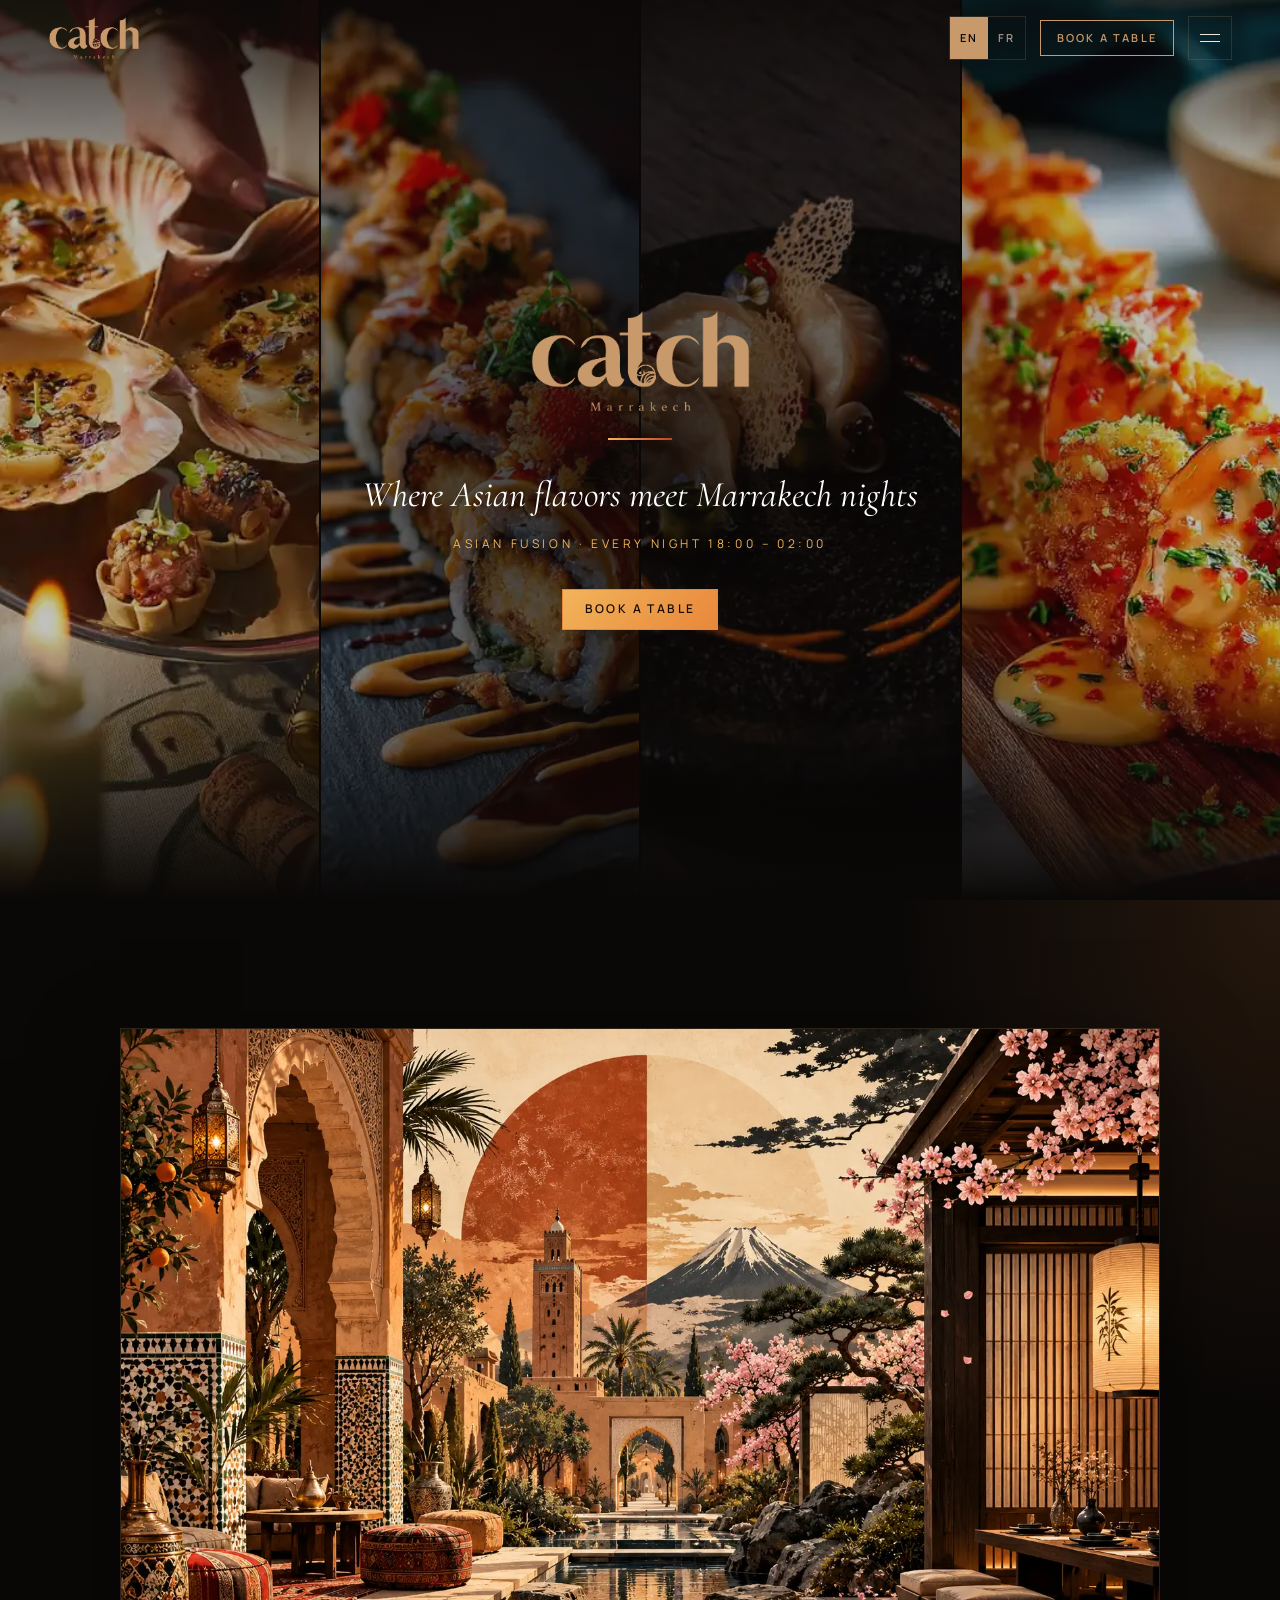
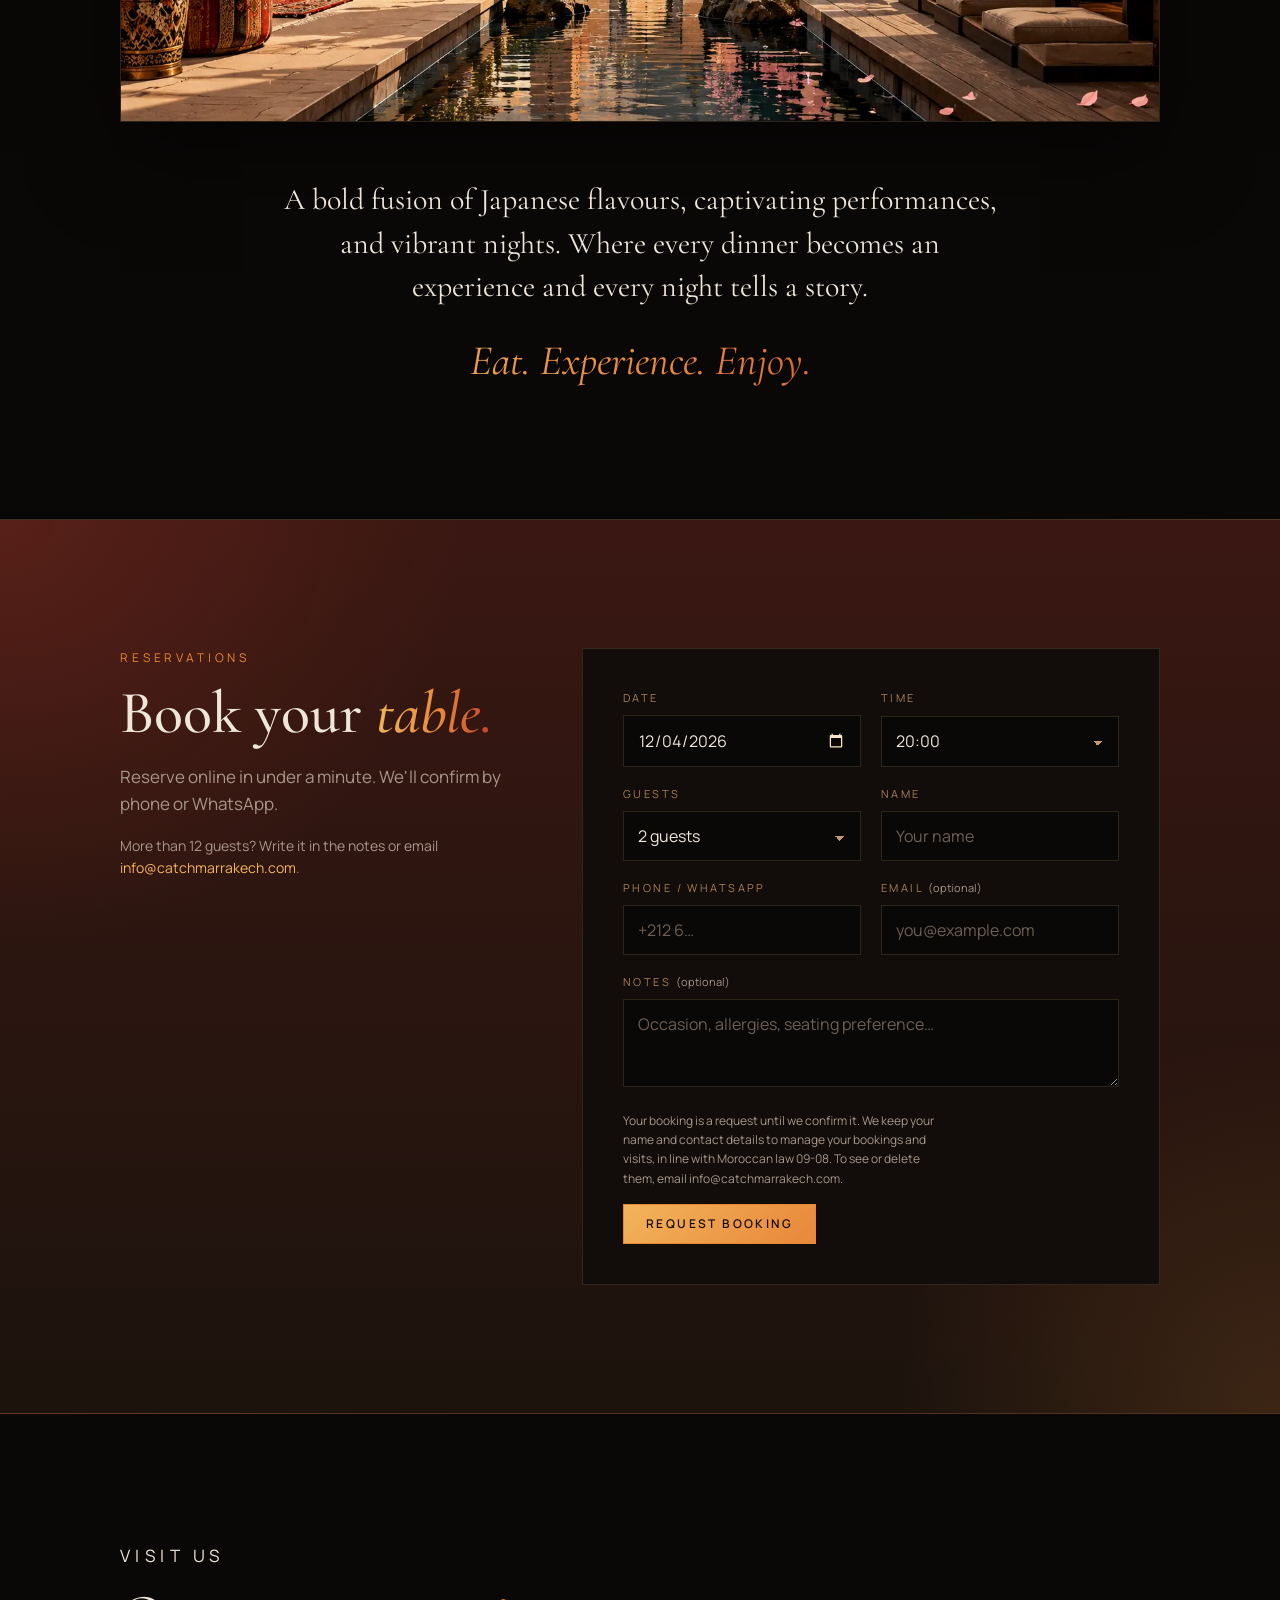
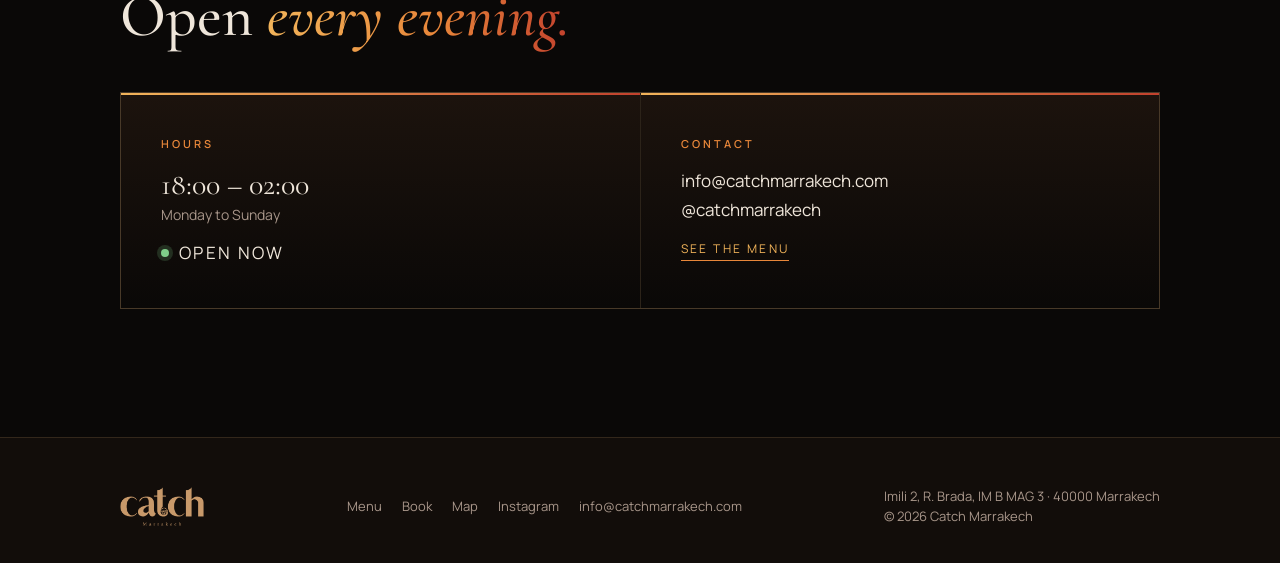
<file: index.html>
<!doctype html>
<html lang="en">
<head>
<meta charset="utf-8">
<meta name="viewport" content="width=device-width, initial-scale=1">
<title>Catch Marrakech · Asian Kitchen</title>
<meta name="description" content="Catch Marrakech: Asian kitchen in Marrakech. Where Asian flavors meet Marrakech nights. Open every evening 18:00 – 02:00. Book your table online.">
<link rel="canonical" href="https://www.catchmarrakech.com/">
<link rel="alternate" hreflang="en" href="https://www.catchmarrakech.com/">
<link rel="alternate" hreflang="fr" href="https://www.catchmarrakech.com/fr">
<link rel="alternate" hreflang="x-default" href="https://www.catchmarrakech.com/">
<link rel="icon" type="image/png" href="icon.png">
<meta property="og:title" content="Catch Marrakech · Asian Kitchen">
<meta property="og:description" content="Where Asian flavors meet Marrakech nights. Open every evening 18:00 – 02:00.">
<meta property="og:image" content="https://www.catchmarrakech.com/og.jpg">
<meta property="og:url" content="https://www.catchmarrakech.com/">
<meta name="theme-color" content="#0a0807">
<link rel="preconnect" href="https://fonts.googleapis.com">
<link rel="preconnect" href="https://fonts.gstatic.com" crossorigin>
<link href="https://fonts.googleapis.com/css2?family=Cormorant+Garamond:ital,wght@0,400;0,500;0,600;1,400&family=Manrope:wght@400;500;600&display=swap" rel="stylesheet">
<script type="application/ld+json">
{
  "@context": "https://schema.org",
  "@type": "Restaurant",
  "name": "Catch Marrakech",
  "slogan": "Where Asian flavors meet Marrakech nights",
  "servesCuisine": "Asian",
  "hasMenu": "https://www.catchmarrakech.com/menu",
  "acceptsReservations": "https://www.catchmarrakech.com/#reserve",
  "url": "https://www.catchmarrakech.com",
  "image": "https://www.catchmarrakech.com/og.jpg",
  "email": "info@catchmarrakech.com",
  "hasMap": "https://maps.app.goo.gl/BqxYbUBCXpp8ehJy6",
  "address": {
    "@type": "PostalAddress",
    "streetAddress": "Imili 2, R. Brada, IM B, MAG 3",
    "postalCode": "40000",
    "addressLocality": "Marrakech",
    "addressCountry": "MA"
  },
  "geo": { "@type": "GeoCoordinates", "latitude": 31.630962, "longitude": -8.0042036 },
  "openingHoursSpecification": [{
    "@type": "OpeningHoursSpecification",
    "dayOfWeek": ["Monday","Tuesday","Wednesday","Thursday","Friday","Saturday","Sunday"],
    "opens": "18:00",
    "closes": "02:00"
  }],
  "sameAs": ["https://www.instagram.com/catchmarrakech/"]
}
</script>
<link rel="stylesheet" href="/style.css">
</head>
<body>

<header class="nav" id="nav">
  <a href="/" aria-label="Catch Marrakech home"><span class="logo" role="img" aria-label="Catch Marrakech"></span></a>
  <div class="nav__right">
    <div class="lang"><a href="/" aria-current="true">EN</a><a href="/fr" lang="fr" hreflang="fr">FR</a></div>
    <a class="btn" href="/#reserve">Book a table</a>
    <button class="burger" id="burger" type="button" aria-label="Open navigation" aria-expanded="false" aria-controls="drawer"><i></i><i></i></button>
  </div>
</header>
<nav class="drawer" id="drawer" aria-hidden="true">
  <div>
    <ul>
      <li><a href="/" aria-current="page">Home</a></li>
      <li><a href="/menu">Menu</a></li>
      <li><a href="/#reserve">Book a table</a></li>
      <li><a href="/#visit">Visit us</a></li>
      <li><a href="https://www.instagram.com/catchmarrakech/" target="_blank" rel="noopener">Instagram</a></li>
    </ul>
    <small>Every night 18:00 – 02:00</small>
  </div>
</nav>

<main id="top">
  <section class="hero">
    <div class="hero__bg" aria-hidden="true">
      <figure><img src="/img/scallops.webp" alt="" fetchpriority="high"></figure>
      <figure><img src="/img/sushi.webp" alt=""></figure>
      <figure><img src="/img/dumplings.webp" alt=""></figure>
      <figure><img src="/img/prawns.webp" alt=""></figure>
    </div>
    <div>
      <h1><span class="logo" role="img" aria-label="Catch Marrakech"></span><span class="sr">Catch Marrakech, Asian kitchen</span></h1>
      <div class="rule"></div>
      <p class="hero__tag">Where Asian flavors meet Marrakech nights</p>
      <p class="hero__meta">Asian fusion · Every night 18:00 – 02:00</p>
      <a class="btn btn--solid" href="#reserve">Book a table</a>
    </div>
  </section>

  <section class="fusion">
    <div class="wrap">
      <figure class="fusion__img reveal"><img src="/img/fusion.webp" alt="Marrakech meets Asia: a Moroccan riad with zellige and lanterns opening onto a Japanese garden with cherry blossoms and Mount Fuji" width="1536" height="1024" loading="lazy" onerror="this.parentNode.hidden=true"></figure>
      <div class="fusion__text reveal">
        <p>A bold fusion of Japanese flavours, captivating performances, and vibrant nights. Where every dinner becomes an experience and every night tells a story.</p>
        <p class="fusion__tag">Eat. Experience. Enjoy.</p>
      </div>
    </div>
  </section>

  <section class="reserve" id="reserve">
    <div class="wrap reserve__grid">
      <div class="reveal">
        <p class="eyebrow">Reservations</p>
        <h2>Book your <em>table.</em></h2>
        <p class="lead">Reserve online in under a minute. We'll confirm by phone or WhatsApp.</p>
        <p class="lead" style="font-size:14px">More than 12 guests? Write it in the notes or email <a href="mailto:info@catchmarrakech.com" style="color:var(--saffron)">info@catchmarrakech.com</a>.</p>
      </div>
      <div class="reveal">
        <form class="book" id="book" novalidate>
          <div class="field">
            <label for="f-date">Date</label>
            <input id="f-date" name="date" type="date" required>
          </div>
          <div class="field">
            <label for="f-time">Time</label>
            <select id="f-time" name="time" required></select>
          </div>
          <div class="field">
            <label for="f-guests">Guests</label>
            <select id="f-guests" name="guests" required></select>
          </div>
          <div class="field">
            <label for="f-name">Name</label>
            <input id="f-name" name="name" type="text" autocomplete="name" maxlength="80" required placeholder="Your name">
          </div>
          <div class="field">
            <label for="f-phone">Phone / WhatsApp</label>
            <input id="f-phone" name="phone" type="tel" autocomplete="tel" maxlength="30" required placeholder="+212 6…">
          </div>
          <div class="field">
            <label for="f-email">Email <span>(optional)</span></label>
            <input id="f-email" name="email" type="email" autocomplete="email" maxlength="120" placeholder="you@example.com">
          </div>
          <div class="field field--full">
            <label for="f-notes">Notes <span>(optional)</span></label>
            <textarea id="f-notes" name="notes" maxlength="500" placeholder="Occasion, allergies, seating preference…"></textarea>
          </div>
          <div class="hp" aria-hidden="true"><label>Website <input name="website" tabindex="-1" autocomplete="off"></label></div>
          <p class="msg" id="book-msg" role="alert"></p>
          <div class="book__foot">
            <small>Your booking is a request until we confirm it. We keep your name and contact details to manage your bookings and visits, in line with Moroccan law 09-08. To see or delete them, email info@catchmarrakech.com.</small>
            <button class="btn btn--solid" type="submit" id="book-btn">Request booking</button>
          </div>
        </form>
        <div class="done" id="book-done" role="status">
          <h3>Thank you!</h3>
          <p id="done-text">We've received your request and will confirm shortly.</p>
          <span class="ref" id="done-ref"></span><br>
          <button class="btn" type="button" id="book-again">Make another booking</button>
        </div>
      </div>
    </div>
  </section>

  <section class="visit" id="visit">
    <div class="wrap">
      <div class="reveal">
        <p class="eyebrow">Visit us</p>
        <h2>Open <em>every evening.</em></h2>
      </div>
      <div class="visit__grid visit__grid--2 reveal">
        <div>
          <h3>Hours</h3>
          <p class="big">18:00 – 02:00</p>
          <p style="color:var(--muted);font-size:14px">Monday to Sunday</p>
          <p class="status" id="status"><i></i><span>Marrakech time</span></p>
        </div>
        <div>
          <h3>Contact</h3>
          <p><a href="mailto:info@catchmarrakech.com">info@catchmarrakech.com</a></p>
          <p><a href="https://www.instagram.com/catchmarrakech/" target="_blank" rel="noopener">@catchmarrakech</a></p>
          <a class="link" href="/menu">See the menu</a>
        </div>
      </div>
    </div>
  </section>
</main>

<footer>
  <div class="foot">
    <span class="logo" role="img" aria-label="Catch Marrakech"></span>
    <nav><a href="/menu">Menu</a><a href="/#reserve">Book</a><a href="https://maps.app.goo.gl/BqxYbUBCXpp8ehJy6" target="_blank" rel="noopener">Map</a><a href="https://www.instagram.com/catchmarrakech/" target="_blank" rel="noopener">Instagram</a><a href="mailto:info@catchmarrakech.com">info@catchmarrakech.com</a></nav>
    <p>Imili 2, R. Brada, IM B MAG 3 · 40000 Marrakech<br>© <span id="year">2026</span> Catch Marrakech</p>
  </div>
</footer>

<script src="/site.js" defer></script>
<script>
  // ---- Marrakech time helpers ----
  const TZ = 'Africa/Casablanca';
  function nowInMarrakech() {
    const p = Object.fromEntries(new Intl.DateTimeFormat('en-CA',{timeZone:TZ,year:'numeric',month:'2-digit',day:'2-digit',hour:'2-digit',minute:'2-digit',hourCycle:'h23'}).formatToParts(new Date()).map(x=>[x.type,x.value]));
    return { date:`${p.year}-${p.month}-${p.day}`, minutes:Number(p.hour)*60+Number(p.minute) };
  }
  function addDays(iso, n) {
    const d = new Date(iso + 'T12:00:00Z'); d.setUTCDate(d.getUTCDate() + n);
    return d.toISOString().slice(0,10);
  }

  // open / closed now (18:00–02:00)
  try {
    const h = Math.floor(nowInMarrakech().minutes / 60);
    const open = h >= 18 || h < 2;
    const s = document.getElementById('status');
    s.classList.toggle('open', open);
    s.querySelector('span').textContent = open ? 'Open now' : 'Closed now · opens at 18:00';
  } catch (e) {}

  // ---- reservation form ----
  // Slots: 18:00 → 01:00 every 30 min. Times after midnight belong to the evening of the chosen date.
  const SLOTS = []; for (let m = 18*60; m <= 25*60; m += 30) SLOTS.push(m);
  const fmt = m => String(Math.floor(m/60)%24).padStart(2,'0') + ':' + String(m%60).padStart(2,'0');

  const form = document.getElementById('book');
  const fDate = document.getElementById('f-date');
  const fTime = document.getElementById('f-time');
  const fGuests = document.getElementById('f-guests');
  const msg = document.getElementById('book-msg');
  const btn = document.getElementById('book-btn');

  for (let g = 1; g <= 12; g++) fGuests.add(new Option(g + (g === 1 ? ' guest' : ' guests'), g));
  fGuests.value = '2';

  // "Today's" evening: before 02:00 it is still last night's service
  function serviceToday() {
    const n = nowInMarrakech();
    return n.minutes < 120 ? { date: addDays(n.date, -1), minutes: n.minutes + 1440 } : n;
  }
  let pickedTime = false;
  fTime.addEventListener('change', () => { pickedTime = true; });
  function fillTimes() {
    const prev = pickedTime ? fTime.value : '';
    const st = serviceToday();
    fTime.innerHTML = '';
    SLOTS.filter(m => fDate.value !== st.date || m >= st.minutes + 30)
         .forEach(m => fTime.add(new Option(fmt(m), fmt(m))));
    if (!fTime.options.length) fTime.add(new Option('No more times today', ''));
    if ([...fTime.options].some(o => o.value === prev)) fTime.value = prev;
    else if ([...fTime.options].some(o => o.value === '20:00')) fTime.value = '20:00';
  }
  const st0 = serviceToday();
  fDate.min = st0.date;
  fDate.max = addDays(st0.date, 90);
  fDate.value = st0.minutes >= 25*60 - 30 ? addDays(st0.date, 1) : st0.date;
  fDate.addEventListener('change', fillTimes);
  fillTimes();

  function showErr(t) { msg.textContent = t; msg.className = 'msg err'; }

  form.addEventListener('submit', async (e) => {
    e.preventDefault();
    msg.className = 'msg';
    const data = Object.fromEntries(new FormData(form));
    if (!data.date || !data.time) return showErr('Please choose a date and time.');
    if (!data.name.trim()) return showErr('Please enter your name.');
    if (data.phone.replace(/\D/g,'').length < 8) return showErr('Please enter a valid phone number.');
    if (data.email && !/^[^\s@]+@[^\s@]+\.[^\s@]+$/.test(data.email)) return showErr('Please check your email address.');
    btn.disabled = true; btn.textContent = 'Sending…';
    try {
      const r = await fetch('/api/reserve', { method:'POST', headers:{'Content-Type':'application/json'}, body: JSON.stringify(data) });
      const j = await r.json().catch(() => ({}));
      if (!r.ok) throw new Error(j.error || 'Something went wrong. Please try again.');
      const nice = new Date(data.date + 'T12:00:00Z').toLocaleDateString('en-GB',{weekday:'long',day:'numeric',month:'long',timeZone:'UTC'});
      document.getElementById('done-text').textContent =
        `We've received your request for ${data.guests} ${data.guests === '1' ? 'guest' : 'guests'} on ${nice} at ${data.time}. We'll confirm shortly by phone or WhatsApp.`;
      document.getElementById('done-ref').textContent = 'Reference ' + j.ref;
      form.style.display = 'none';
      document.getElementById('book-done').style.display = 'block';
    } catch (err) {
      showErr(err.message || 'Could not send your booking. Please try again or message us on Instagram.');
    } finally {
      btn.disabled = false; btn.textContent = 'Request booking';
    }
  });
  document.getElementById('book-again').addEventListener('click', () => {
    form.reset(); pickedTime = false; fGuests.value = '2'; fDate.value = fDate.min; fillTimes();
    document.getElementById('book-done').style.display = 'none';
    form.style.display = '';
  });

</script>
</body>
</html>
</file>
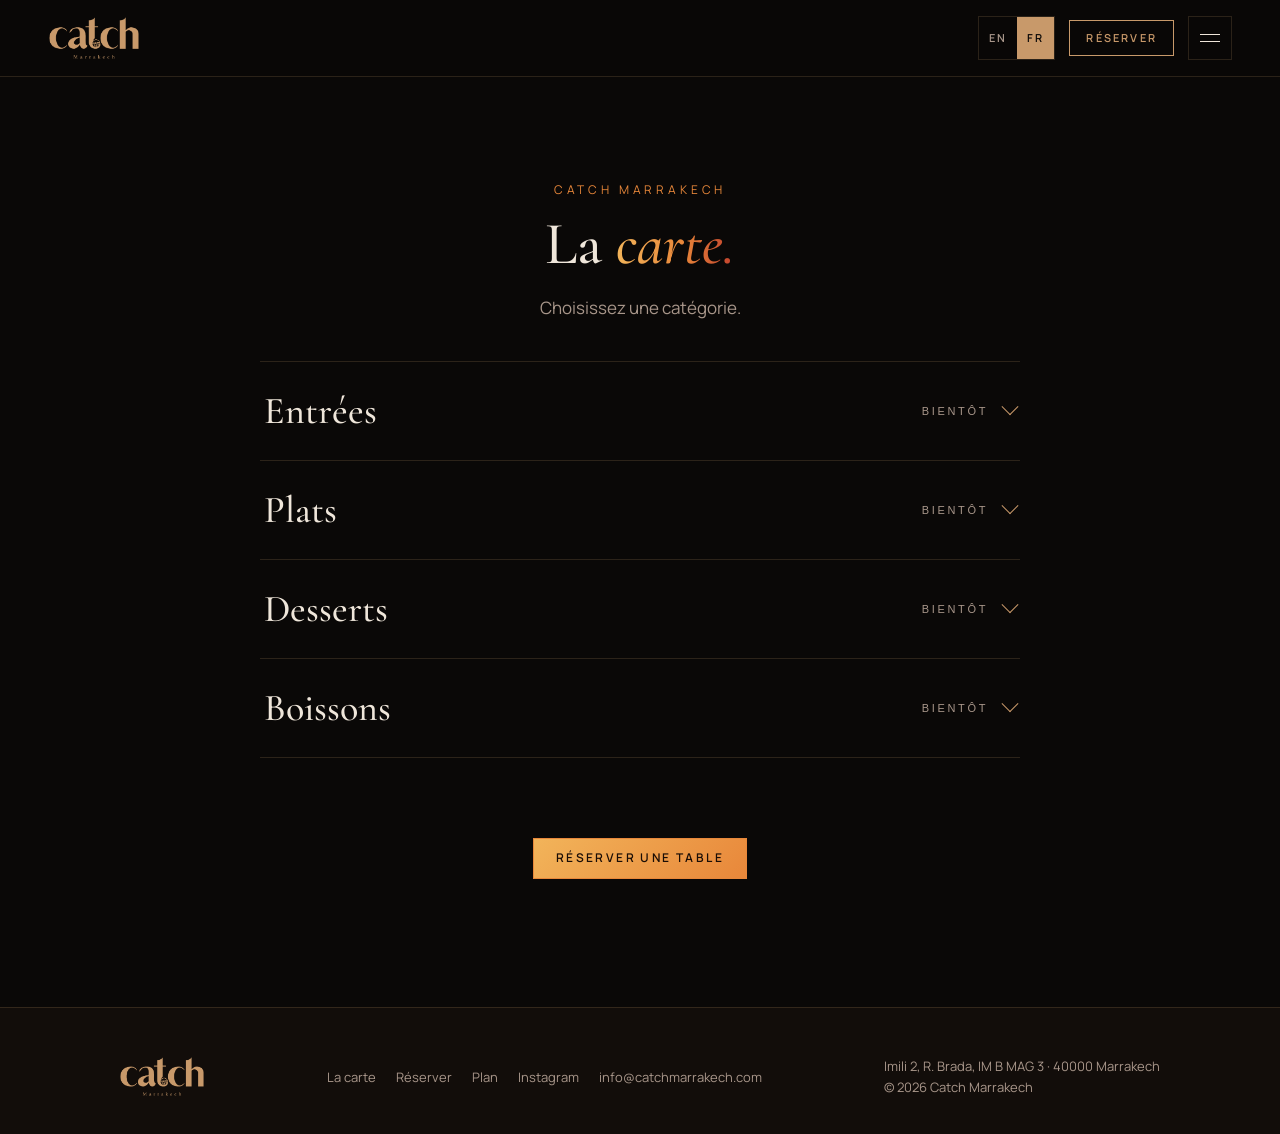
<file: fr-menu.html>
<!doctype html>
<html lang="fr">
<head>
<meta charset="utf-8">
<meta name="viewport" content="width=device-width, initial-scale=1">
<title>La carte · Catch Marrakech</title>
<meta name="description" content="La carte de Catch Marrakech, cuisine asiatique fusion à Marrakech : entrées, plats, desserts et boissons.">
<link rel="canonical" href="https://www.catchmarrakech.com/fr/menu">
<link rel="alternate" hreflang="en" href="https://www.catchmarrakech.com/menu">
<link rel="alternate" hreflang="fr" href="https://www.catchmarrakech.com/fr/menu">
<link rel="alternate" hreflang="x-default" href="https://www.catchmarrakech.com/menu">
<link rel="icon" type="image/png" href="/icon.png">
<meta property="og:title" content="La carte · Catch Marrakech">
<meta property="og:description" content="Là où les saveurs d’Asie rencontrent les nuits de Marrakech.">
<meta property="og:image" content="https://www.catchmarrakech.com/og.jpg">
<meta name="theme-color" content="#0a0807">
<link rel="preconnect" href="https://fonts.googleapis.com">
<link rel="preconnect" href="https://fonts.gstatic.com" crossorigin>
<link href="https://fonts.googleapis.com/css2?family=Cormorant+Garamond:ital,wght@0,400;0,500;0,600;1,400&family=Manrope:wght@400;500;600&display=swap" rel="stylesheet">
<link rel="stylesheet" href="/style.css">
</head>
<body>

<header class="nav solid" id="nav">
  <a href="/fr" aria-label="Accueil Catch Marrakech"><span class="logo" role="img" aria-label="Catch Marrakech"></span></a>
  <div class="nav__right">
    <div class="lang"><a href="/menu" lang="en" hreflang="en">EN</a><a href="/fr/menu" aria-current="true">FR</a></div>
    <a class="btn" href="/fr#reserve">Réserver</a>
    <button class="burger" id="burger" type="button" aria-label="Ouvrir le menu" aria-expanded="false" aria-controls="drawer"><i></i><i></i></button>
  </div>
</header>
<nav class="drawer" id="drawer" aria-hidden="true">
  <div>
    <ul>
      <li><a href="/fr">Accueil</a></li>
      <li><a href="/fr/menu" aria-current="page">La carte</a></li>
      <li><a href="/fr#reserve">Réserver une table</a></li>
      <li><a href="/fr#visit">Nous trouver</a></li>
      <li><a href="https://www.instagram.com/catchmarrakech/" target="_blank" rel="noopener">Instagram</a></li>
    </ul>
    <small>Tous les soirs 18h – 2h</small>
  </div>
</nav>

<main>
  <section class="page-head">
    <p class="eyebrow">Catch Marrakech</p>
    <h2>La <em>carte.</em></h2>
    <p class="lead" style="margin-inline:auto">Choisissez une catégorie.</p>
  </section>

  <section style="padding-top:0">
    <div class="cats" id="cats"></div>
    <div class="menu-cta"><a class="btn btn--solid" href="/fr#reserve">Réserver une table</a></div>
  </section>
</main>

<footer>
  <div class="foot">
    <span class="logo" role="img" aria-label="Catch Marrakech"></span>
    <nav><a href="/fr/menu">La carte</a><a href="/fr#reserve">Réserver</a><a href="https://maps.app.goo.gl/BqxYbUBCXpp8ehJy6" target="_blank" rel="noopener">Plan</a><a href="https://www.instagram.com/catchmarrakech/" target="_blank" rel="noopener">Instagram</a><a href="mailto:info@catchmarrakech.com">info@catchmarrakech.com</a></nav>
    <p>Imili 2, R. Brada, IM B MAG 3 · 40000 Marrakech<br>© <span id="year">2026</span> Catch Marrakech</p>
  </div>
</footer>

<script src="/site.js" defer></script>
<script>
  // ===== MENU CONTENT =====
  // Add dishes to a category like this:
  //   { name: "Dish name", price: "120", text: "Short description" }
  // Categories can be added, removed or renamed. An empty list shows "Coming soon".
  var MENU = [
    { id: "starters", title: "Entrées", items: [] },
    { id: "mains", title: "Plats", items: [] },
    { id: "desserts", title: "Desserts", items: [] },
    { id: "drinks", title: "Boissons", items: [] }
  ];

  function esc(s) { return String(s == null ? "" : s).replace(/[&<>"']/g, function (c) { return { "&": "&amp;", "<": "&lt;", ">": "&gt;", '"': "&quot;", "'": "&#39;" }[c]; }); }
  var box = document.getElementById("cats");
  box.innerHTML = MENU.map(function (c) {
    var items = c.items.length
      ? c.items.map(function (i) { return '<div class="item"><b>' + esc(i.name) + "</b>" + (i.price ? "<em>" + esc(i.price) + " DH</em>" : "<span></span>") + (i.text ? "<p>" + esc(i.text) + "</p>" : "") + "</div>"; }).join("")
      : '<p class="soon">Bientôt disponible</p>';
    return '<div class="cat" id="' + c.id + '"><button type="button" aria-expanded="false" aria-controls="items-' + c.id + '"><span>' + esc(c.title) + "</span><small>" + (c.items.length ? c.items.length + " plats" : "Bientôt") + '</small><i aria-hidden="true"></i></button><div class="cat__items" id="items-' + c.id + '">' + items + "</div></div>";
  }).join("");
  function openCat(el, open) { el.classList.toggle("open", open); el.querySelector("button").setAttribute("aria-expanded", open ? "true" : "false"); }
  box.addEventListener("click", function (e) {
    var b = e.target.closest(".cat > button"); if (!b) return;
    var cat = b.parentNode, open = !cat.classList.contains("open");
    openCat(cat, open);
    if (open) history.replaceState(null, "", "#" + cat.id);
  });
  var start = location.hash && document.getElementById(location.hash.slice(1));
  if (start && start.classList.contains("cat")) openCat(start, true);
</script>
</body>
</html>
</file>
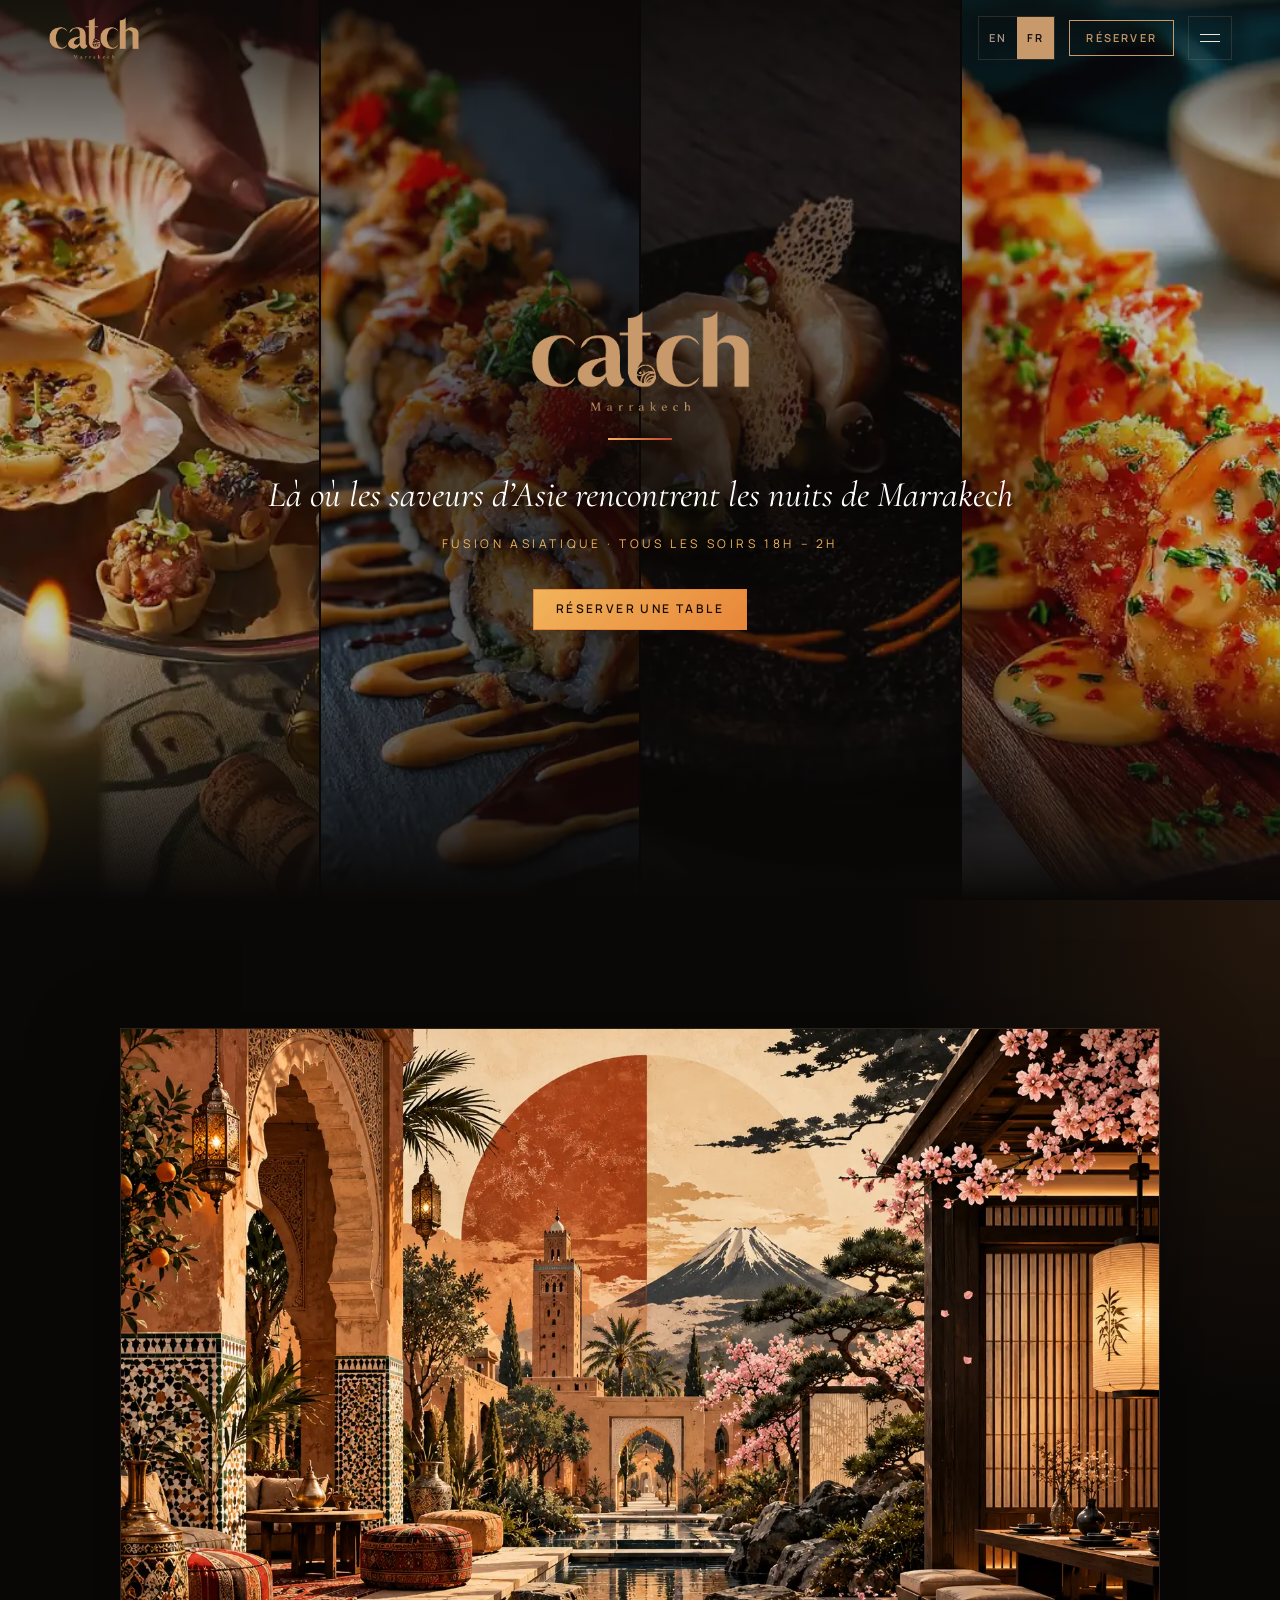
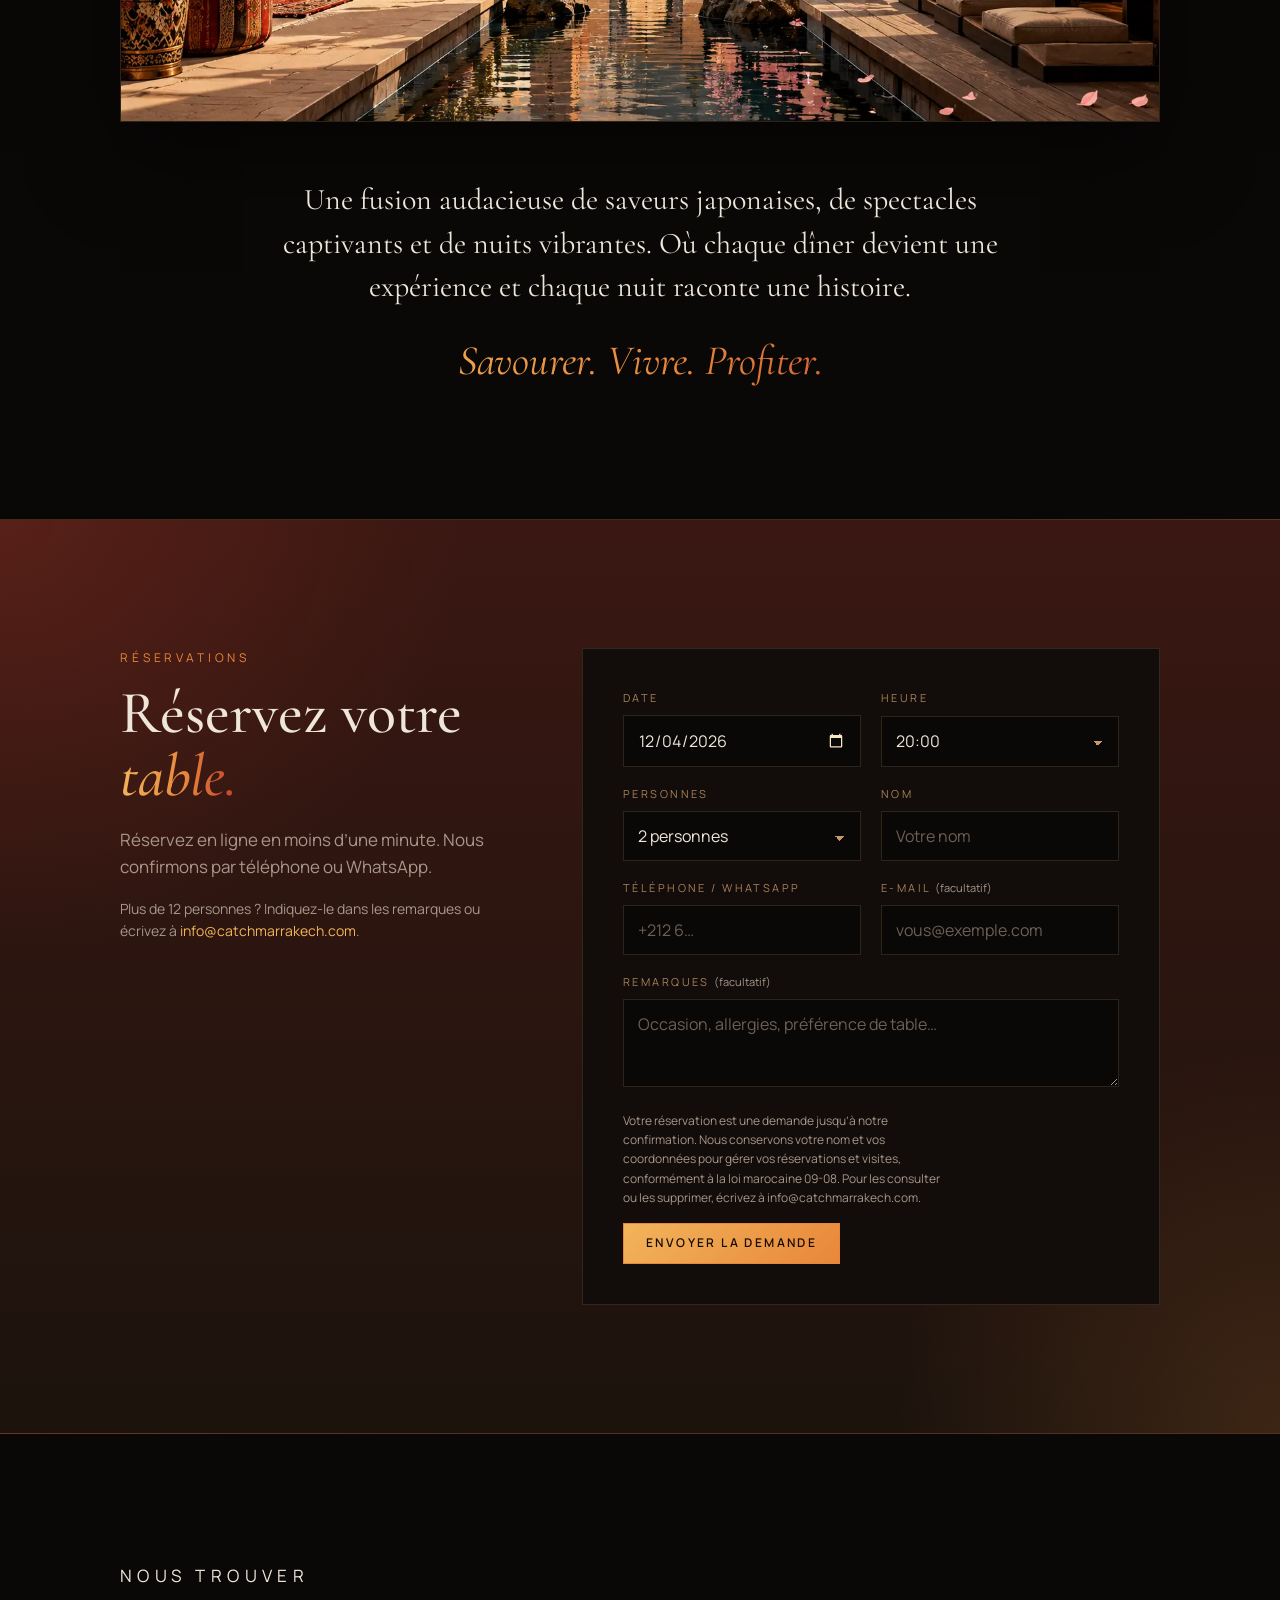
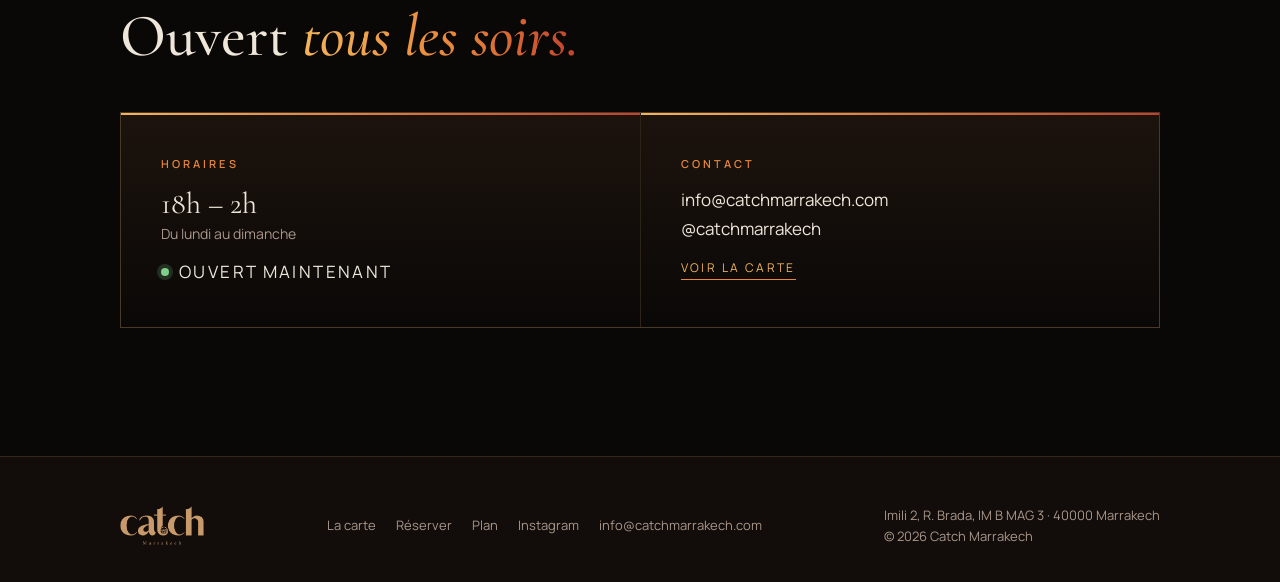
<file: fr.html>
<!doctype html>
<html lang="fr">
<head>
<meta charset="utf-8">
<meta name="viewport" content="width=device-width, initial-scale=1">
<title>Catch Marrakech · Cuisine asiatique fusion</title>
<meta name="description" content="Catch Marrakech : cuisine asiatique fusion à Marrakech. Là où les saveurs d’Asie rencontrent les nuits de Marrakech. Ouvert tous les soirs de 18h à 2h. Réservez votre table en ligne.">
<link rel="canonical" href="https://www.catchmarrakech.com/fr">
<link rel="alternate" hreflang="en" href="https://www.catchmarrakech.com/">
<link rel="alternate" hreflang="fr" href="https://www.catchmarrakech.com/fr">
<link rel="alternate" hreflang="x-default" href="https://www.catchmarrakech.com/">
<link rel="icon" type="image/png" href="icon.png">
<meta property="og:title" content="Catch Marrakech · Cuisine asiatique fusion">
<meta property="og:description" content="Là où les saveurs d’Asie rencontrent les nuits de Marrakech. Ouvert tous les soirs de 18h à 2h.">
<meta property="og:image" content="https://www.catchmarrakech.com/og.jpg">
<meta property="og:url" content="https://www.catchmarrakech.com/fr">
<meta property="og:locale" content="fr_FR">
<meta name="theme-color" content="#0a0807">
<link rel="preconnect" href="https://fonts.googleapis.com">
<link rel="preconnect" href="https://fonts.gstatic.com" crossorigin>
<link href="https://fonts.googleapis.com/css2?family=Cormorant+Garamond:ital,wght@0,400;0,500;0,600;1,400&family=Manrope:wght@400;500;600&display=swap" rel="stylesheet">
<script type="application/ld+json">
{
  "@context": "https://schema.org",
  "@type": "Restaurant",
  "name": "Catch Marrakech",
  "slogan": "Where Asian flavors meet Marrakech nights",
  "servesCuisine": "Asian",
  "hasMenu": "https://www.catchmarrakech.com/menu",
  "acceptsReservations": "https://www.catchmarrakech.com/#reserve",
  "url": "https://www.catchmarrakech.com",
  "image": "https://www.catchmarrakech.com/og.jpg",
  "email": "info@catchmarrakech.com",
  "hasMap": "https://maps.app.goo.gl/BqxYbUBCXpp8ehJy6",
  "address": {
    "@type": "PostalAddress",
    "streetAddress": "Imili 2, R. Brada, IM B, MAG 3",
    "postalCode": "40000",
    "addressLocality": "Marrakech",
    "addressCountry": "MA"
  },
  "geo": { "@type": "GeoCoordinates", "latitude": 31.630962, "longitude": -8.0042036 },
  "openingHoursSpecification": [{
    "@type": "OpeningHoursSpecification",
    "dayOfWeek": ["Monday","Tuesday","Wednesday","Thursday","Friday","Saturday","Sunday"],
    "opens": "18:00",
    "closes": "02:00"
  }],
  "sameAs": ["https://www.instagram.com/catchmarrakech/"]
}
</script>
<link rel="stylesheet" href="/style.css">
</head>
<body>

<header class="nav" id="nav">
  <a href="/fr" aria-label="Accueil Catch Marrakech"><span class="logo" role="img" aria-label="Catch Marrakech"></span></a>
  <div class="nav__right">
    <div class="lang"><a href="/" lang="en" hreflang="en">EN</a><a href="/fr" aria-current="true">FR</a></div>
    <a class="btn" href="/fr#reserve">Réserver</a>
    <button class="burger" id="burger" type="button" aria-label="Ouvrir le menu" aria-expanded="false" aria-controls="drawer"><i></i><i></i></button>
  </div>
</header>
<nav class="drawer" id="drawer" aria-hidden="true">
  <div>
    <ul>
      <li><a href="/fr" aria-current="page">Accueil</a></li>
      <li><a href="/fr/menu">La carte</a></li>
      <li><a href="/fr#reserve">Réserver une table</a></li>
      <li><a href="/fr#visit">Nous trouver</a></li>
      <li><a href="https://www.instagram.com/catchmarrakech/" target="_blank" rel="noopener">Instagram</a></li>
    </ul>
    <small>Tous les soirs 18h – 2h</small>
  </div>
</nav>

<main id="top">
  <section class="hero">
    <div class="hero__bg" aria-hidden="true">
      <figure><img src="/img/scallops.webp" alt="" fetchpriority="high"></figure>
      <figure><img src="/img/sushi.webp" alt=""></figure>
      <figure><img src="/img/dumplings.webp" alt=""></figure>
      <figure><img src="/img/prawns.webp" alt=""></figure>
    </div>
    <div>
      <h1><span class="logo" role="img" aria-label="Catch Marrakech"></span><span class="sr">Catch Marrakech, cuisine asiatique fusion</span></h1>
      <div class="rule"></div>
      <p class="hero__tag">Là où les saveurs d’Asie rencontrent les nuits de Marrakech</p>
      <p class="hero__meta">Fusion asiatique · Tous les soirs 18h – 2h</p>
      <a class="btn btn--solid" href="#reserve">Réserver une table</a>
    </div>
  </section>

  <section class="fusion">
    <div class="wrap">
      <figure class="fusion__img reveal"><img src="/img/fusion.webp" alt="Marrakech rencontre l’Asie : un riad marocain avec zellige et lanternes ouvert sur un jardin japonais, cerisiers en fleurs et mont Fuji" width="1536" height="1024" loading="lazy" onerror="this.parentNode.hidden=true"></figure>
      <div class="fusion__text reveal">
        <p>Une fusion audacieuse de saveurs japonaises, de spectacles captivants et de nuits vibrantes. Où chaque dîner devient une expérience et chaque nuit raconte une histoire.</p>
        <p class="fusion__tag">Savourer. Vivre. Profiter.</p>
      </div>
    </div>
  </section>

  <section class="reserve" id="reserve">
    <div class="wrap reserve__grid">
      <div class="reveal">
        <p class="eyebrow">Réservations</p>
        <h2>Réservez votre <em>table.</em></h2>
        <p class="lead">Réservez en ligne en moins d’une minute. Nous confirmons par téléphone ou WhatsApp.</p>
        <p class="lead" style="font-size:14px">Plus de 12 personnes ? Indiquez-le dans les remarques ou écrivez à <a href="mailto:info@catchmarrakech.com" style="color:var(--saffron)">info@catchmarrakech.com</a>.</p>
      </div>
      <div class="reveal">
        <form class="book" id="book" novalidate>
          <div class="field">
            <label for="f-date">Date</label>
            <input id="f-date" name="date" type="date" required>
          </div>
          <div class="field">
            <label for="f-time">Heure</label>
            <select id="f-time" name="time" required></select>
          </div>
          <div class="field">
            <label for="f-guests">Personnes</label>
            <select id="f-guests" name="guests" required></select>
          </div>
          <div class="field">
            <label for="f-name">Nom</label>
            <input id="f-name" name="name" type="text" autocomplete="name" maxlength="80" required placeholder="Votre nom">
          </div>
          <div class="field">
            <label for="f-phone">Téléphone / WhatsApp</label>
            <input id="f-phone" name="phone" type="tel" autocomplete="tel" maxlength="30" required placeholder="+212 6…">
          </div>
          <div class="field">
            <label for="f-email">E-mail <span>(facultatif)</span></label>
            <input id="f-email" name="email" type="email" autocomplete="email" maxlength="120" placeholder="vous@exemple.com">
          </div>
          <div class="field field--full">
            <label for="f-notes">Remarques <span>(facultatif)</span></label>
            <textarea id="f-notes" name="notes" maxlength="500" placeholder="Occasion, allergies, préférence de table…"></textarea>
          </div>
          <div class="hp" aria-hidden="true"><label>Site web <input name="website" tabindex="-1" autocomplete="off"></label></div>
          <p class="msg" id="book-msg" role="alert"></p>
          <div class="book__foot">
            <small>Votre réservation est une demande jusqu’à notre confirmation. Nous conservons votre nom et vos coordonnées pour gérer vos réservations et visites, conformément à la loi marocaine 09-08. Pour les consulter ou les supprimer, écrivez à info@catchmarrakech.com.</small>
            <button class="btn btn--solid" type="submit" id="book-btn">Envoyer la demande</button>
          </div>
        </form>
        <div class="done" id="book-done" role="status">
          <h3>Merci !</h3>
          <p id="done-text">Nous avons bien reçu votre demande et vous confirmerons rapidement.</p>
          <span class="ref" id="done-ref"></span><br>
          <button class="btn" type="button" id="book-again">Faire une autre réservation</button>
        </div>
      </div>
    </div>
  </section>

  <section class="visit" id="visit">
    <div class="wrap">
      <div class="reveal">
        <p class="eyebrow">Nous trouver</p>
        <h2>Ouvert <em>tous les soirs.</em></h2>
      </div>
      <div class="visit__grid visit__grid--2 reveal">
        <div>
          <h3>Horaires</h3>
          <p class="big">18h – 2h</p>
          <p style="color:var(--muted);font-size:14px">Du lundi au dimanche</p>
          <p class="status" id="status"><i></i><span>Heure de Marrakech</span></p>
        </div>
        <div>
          <h3>Contact</h3>
          <p><a href="mailto:info@catchmarrakech.com">info@catchmarrakech.com</a></p>
          <p><a href="https://www.instagram.com/catchmarrakech/" target="_blank" rel="noopener">@catchmarrakech</a></p>
          <a class="link" href="/fr/menu">Voir la carte</a>
        </div>
      </div>
    </div>
  </section>
</main>

<footer>
  <div class="foot">
    <span class="logo" role="img" aria-label="Catch Marrakech"></span>
    <nav><a href="/fr/menu">La carte</a><a href="/fr#reserve">Réserver</a><a href="https://maps.app.goo.gl/BqxYbUBCXpp8ehJy6" target="_blank" rel="noopener">Plan</a><a href="https://www.instagram.com/catchmarrakech/" target="_blank" rel="noopener">Instagram</a><a href="mailto:info@catchmarrakech.com">info@catchmarrakech.com</a></nav>
    <p>Imili 2, R. Brada, IM B MAG 3 · 40000 Marrakech<br>© <span id="year">2026</span> Catch Marrakech</p>
  </div>
</footer>

<script src="/site.js" defer></script>
<script>
  // ---- Marrakech time helpers ----
  const TZ = 'Africa/Casablanca';
  function nowInMarrakech() {
    const p = Object.fromEntries(new Intl.DateTimeFormat('en-CA',{timeZone:TZ,year:'numeric',month:'2-digit',day:'2-digit',hour:'2-digit',minute:'2-digit',hourCycle:'h23'}).formatToParts(new Date()).map(x=>[x.type,x.value]));
    return { date:`${p.year}-${p.month}-${p.day}`, minutes:Number(p.hour)*60+Number(p.minute) };
  }
  function addDays(iso, n) {
    const d = new Date(iso + 'T12:00:00Z'); d.setUTCDate(d.getUTCDate() + n);
    return d.toISOString().slice(0,10);
  }

  // open / closed now (18:00–02:00)
  try {
    const h = Math.floor(nowInMarrakech().minutes / 60);
    const open = h >= 18 || h < 2;
    const s = document.getElementById('status');
    s.classList.toggle('open', open);
    s.querySelector('span').textContent = open ? 'Ouvert maintenant' : 'Fermé · ouvre à 18h';
  } catch (e) {}

  // ---- reservation form ----
  // Slots: 18:00 → 01:00 every 30 min. Times after midnight belong to the evening of the chosen date.
  const SLOTS = []; for (let m = 18*60; m <= 25*60; m += 30) SLOTS.push(m);
  const fmt = m => String(Math.floor(m/60)%24).padStart(2,'0') + ':' + String(m%60).padStart(2,'0');

  const form = document.getElementById('book');
  const fDate = document.getElementById('f-date');
  const fTime = document.getElementById('f-time');
  const fGuests = document.getElementById('f-guests');
  const msg = document.getElementById('book-msg');
  const btn = document.getElementById('book-btn');

  for (let g = 1; g <= 12; g++) fGuests.add(new Option(g + (g === 1 ? ' personne' : ' personnes'), g));
  fGuests.value = '2';

  // "Today's" evening: before 02:00 it is still last night's service
  function serviceToday() {
    const n = nowInMarrakech();
    return n.minutes < 120 ? { date: addDays(n.date, -1), minutes: n.minutes + 1440 } : n;
  }
  let pickedTime = false;
  fTime.addEventListener('change', () => { pickedTime = true; });
  function fillTimes() {
    const prev = pickedTime ? fTime.value : '';
    const st = serviceToday();
    fTime.innerHTML = '';
    SLOTS.filter(m => fDate.value !== st.date || m >= st.minutes + 30)
         .forEach(m => fTime.add(new Option(fmt(m), fmt(m))));
    if (!fTime.options.length) fTime.add(new Option('Plus de créneau aujourd’hui', ''));
    if ([...fTime.options].some(o => o.value === prev)) fTime.value = prev;
    else if ([...fTime.options].some(o => o.value === '20:00')) fTime.value = '20:00';
  }
  const st0 = serviceToday();
  fDate.min = st0.date;
  fDate.max = addDays(st0.date, 90);
  fDate.value = st0.minutes >= 25*60 - 30 ? addDays(st0.date, 1) : st0.date;
  fDate.addEventListener('change', fillTimes);
  fillTimes();

  function showErr(t) { msg.textContent = t; msg.className = 'msg err'; }

  form.addEventListener('submit', async (e) => {
    e.preventDefault();
    msg.className = 'msg';
    const data = Object.fromEntries(new FormData(form));
    if (!data.date || !data.time) return showErr('Veuillez choisir une date et une heure.');
    if (!data.name.trim()) return showErr('Veuillez indiquer votre nom.');
    if (data.phone.replace(/\D/g,'').length < 8) return showErr('Veuillez indiquer un numéro de téléphone valide.');
    if (data.email && !/^[^\s@]+@[^\s@]+\.[^\s@]+$/.test(data.email)) return showErr('Veuillez vérifier votre adresse e-mail.');
    btn.disabled = true; btn.textContent = 'Envoi…';
    try {
      const r = await fetch('/api/reserve', { method:'POST', headers:{'Content-Type':'application/json'}, body: JSON.stringify(Object.assign({ lang: 'fr' }, data)) });
      const j = await r.json().catch(() => ({}));
      if (!r.ok) throw new Error(j.error || 'Une erreur est survenue. Veuillez réessayer.');
      const nice = new Date(data.date + 'T12:00:00Z').toLocaleDateString('fr-FR',{weekday:'long',day:'numeric',month:'long',timeZone:'UTC'});
      document.getElementById('done-text').textContent =
        `Nous avons bien reçu votre demande pour ${data.guests} ${data.guests === '1' ? 'personne' : 'personnes'} le ${nice} à ${data.time}. Nous vous confirmerons rapidement par téléphone ou WhatsApp.`;
      document.getElementById('done-ref').textContent = 'Référence ' + j.ref;
      form.style.display = 'none';
      document.getElementById('book-done').style.display = 'block';
    } catch (err) {
      showErr(err.message || 'Impossible d’envoyer votre réservation. Réessayez ou écrivez-nous sur Instagram.');
    } finally {
      btn.disabled = false; btn.textContent = 'Envoyer la demande';
    }
  });
  document.getElementById('book-again').addEventListener('click', () => {
    form.reset(); pickedTime = false; fGuests.value = '2'; fDate.value = fDate.min; fillTimes();
    document.getElementById('book-done').style.display = 'none';
    form.style.display = '';
  });

</script>
</body>
</html>
</file>
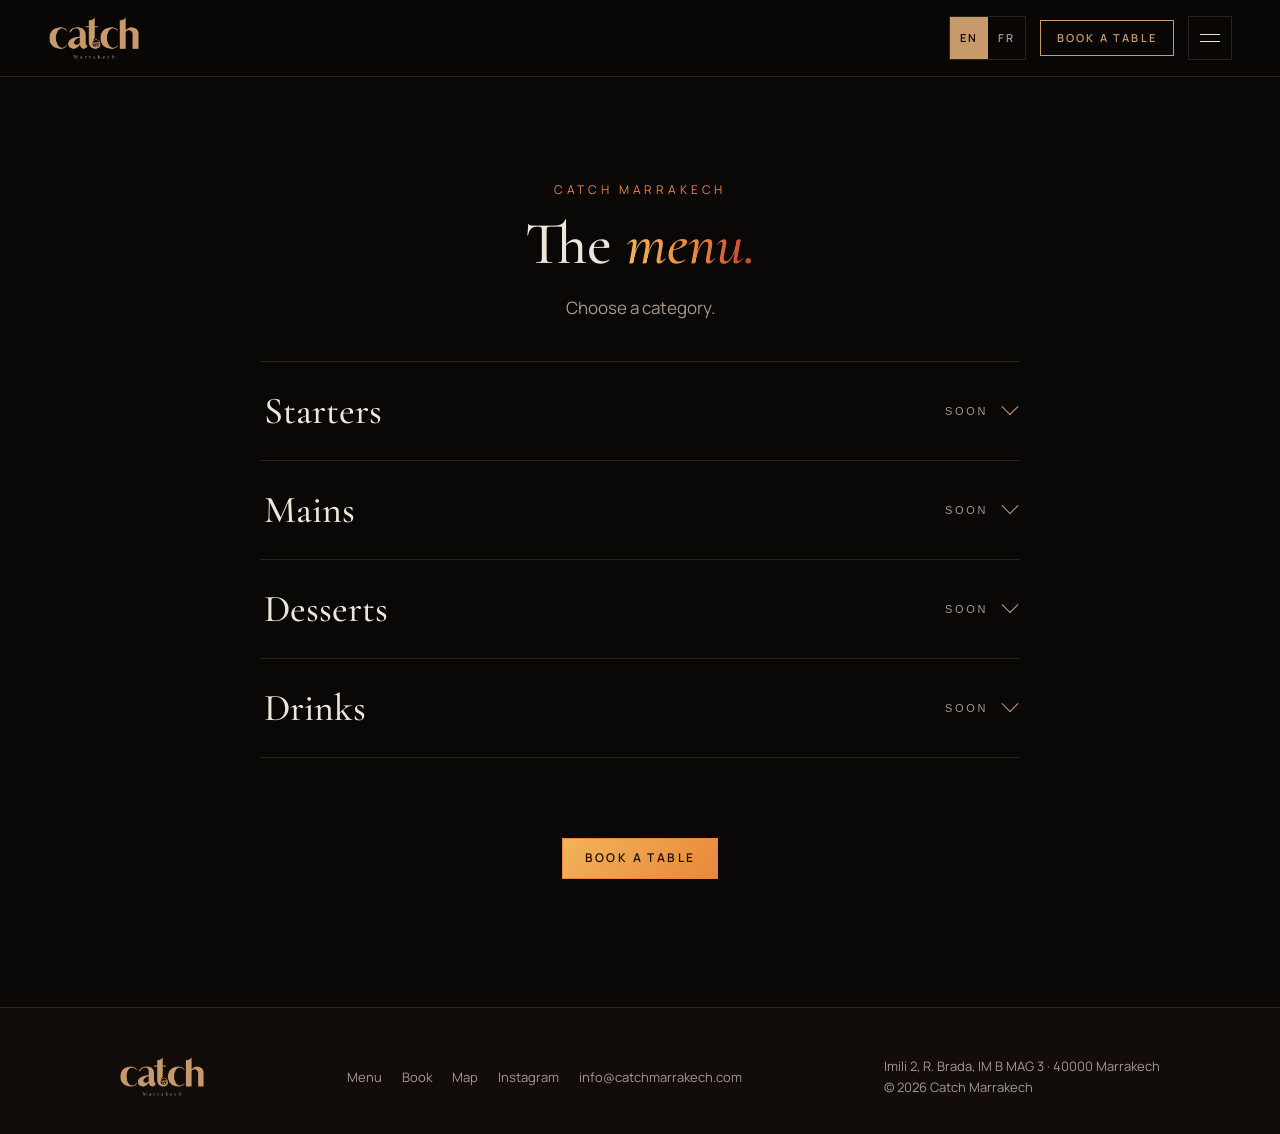
<file: menu.html>
<!doctype html>
<html lang="en">
<head>
<meta charset="utf-8">
<meta name="viewport" content="width=device-width, initial-scale=1">
<title>Menu · Catch Marrakech</title>
<meta name="description" content="The menu of Catch Marrakech, Asian kitchen in Marrakech: starters, mains, desserts and drinks.">
<link rel="canonical" href="https://www.catchmarrakech.com/menu">
<link rel="alternate" hreflang="en" href="https://www.catchmarrakech.com/menu">
<link rel="alternate" hreflang="fr" href="https://www.catchmarrakech.com/fr/menu">
<link rel="alternate" hreflang="x-default" href="https://www.catchmarrakech.com/menu">
<link rel="icon" type="image/png" href="/icon.png">
<meta property="og:title" content="Menu · Catch Marrakech">
<meta property="og:description" content="Where Asian flavors meet Marrakech nights.">
<meta property="og:image" content="https://www.catchmarrakech.com/og.jpg">
<meta name="theme-color" content="#0a0807">
<link rel="preconnect" href="https://fonts.googleapis.com">
<link rel="preconnect" href="https://fonts.gstatic.com" crossorigin>
<link href="https://fonts.googleapis.com/css2?family=Cormorant+Garamond:ital,wght@0,400;0,500;0,600;1,400&family=Manrope:wght@400;500;600&display=swap" rel="stylesheet">
<link rel="stylesheet" href="/style.css">
</head>
<body>

<header class="nav solid" id="nav">
  <a href="/" aria-label="Catch Marrakech home"><span class="logo" role="img" aria-label="Catch Marrakech"></span></a>
  <div class="nav__right">
    <div class="lang"><a href="/menu" aria-current="true">EN</a><a href="/fr/menu" lang="fr" hreflang="fr">FR</a></div>
    <a class="btn" href="/#reserve">Book a table</a>
    <button class="burger" id="burger" type="button" aria-label="Open navigation" aria-expanded="false" aria-controls="drawer"><i></i><i></i></button>
  </div>
</header>
<nav class="drawer" id="drawer" aria-hidden="true">
  <div>
    <ul>
      <li><a href="/">Home</a></li>
      <li><a href="/menu" aria-current="page">Menu</a></li>
      <li><a href="/#reserve">Book a table</a></li>
      <li><a href="/#visit">Visit us</a></li>
      <li><a href="https://www.instagram.com/catchmarrakech/" target="_blank" rel="noopener">Instagram</a></li>
    </ul>
    <small>Every night 18:00 – 02:00</small>
  </div>
</nav>

<main>
  <section class="page-head">
    <p class="eyebrow">Catch Marrakech</p>
    <h2>The <em>menu.</em></h2>
    <p class="lead" style="margin-inline:auto">Choose a category.</p>
  </section>

  <section style="padding-top:0">
    <div class="cats" id="cats"></div>
    <div class="menu-cta"><a class="btn btn--solid" href="/#reserve">Book a table</a></div>
  </section>
</main>

<footer>
  <div class="foot">
    <span class="logo" role="img" aria-label="Catch Marrakech"></span>
    <nav><a href="/menu">Menu</a><a href="/#reserve">Book</a><a href="https://maps.app.goo.gl/BqxYbUBCXpp8ehJy6" target="_blank" rel="noopener">Map</a><a href="https://www.instagram.com/catchmarrakech/" target="_blank" rel="noopener">Instagram</a><a href="mailto:info@catchmarrakech.com">info@catchmarrakech.com</a></nav>
    <p>Imili 2, R. Brada, IM B MAG 3 · 40000 Marrakech<br>© <span id="year">2026</span> Catch Marrakech</p>
  </div>
</footer>

<script src="/site.js" defer></script>
<script>
  // ===== MENU CONTENT =====
  // Add dishes to a category like this:
  //   { name: "Dish name", price: "120", text: "Short description" }
  // Categories can be added, removed or renamed. An empty list shows "Coming soon".
  var MENU = [
    { id: "starters", title: "Starters", items: [] },
    { id: "mains", title: "Mains", items: [] },
    { id: "desserts", title: "Desserts", items: [] },
    { id: "drinks", title: "Drinks", items: [] }
  ];

  function esc(s) { return String(s == null ? "" : s).replace(/[&<>"']/g, function (c) { return { "&": "&amp;", "<": "&lt;", ">": "&gt;", '"': "&quot;", "'": "&#39;" }[c]; }); }
  var box = document.getElementById("cats");
  box.innerHTML = MENU.map(function (c) {
    var items = c.items.length
      ? c.items.map(function (i) { return '<div class="item"><b>' + esc(i.name) + "</b>" + (i.price ? "<em>" + esc(i.price) + " DH</em>" : "<span></span>") + (i.text ? "<p>" + esc(i.text) + "</p>" : "") + "</div>"; }).join("")
      : '<p class="soon">Coming soon</p>';
    return '<div class="cat" id="' + c.id + '"><button type="button" aria-expanded="false" aria-controls="items-' + c.id + '"><span>' + esc(c.title) + "</span><small>" + (c.items.length ? c.items.length + " dishes" : "Soon") + '</small><i aria-hidden="true"></i></button><div class="cat__items" id="items-' + c.id + '">' + items + "</div></div>";
  }).join("");
  function openCat(el, open) { el.classList.toggle("open", open); el.querySelector("button").setAttribute("aria-expanded", open ? "true" : "false"); }
  box.addEventListener("click", function (e) {
    var b = e.target.closest(".cat > button"); if (!b) return;
    var cat = b.parentNode, open = !cat.classList.contains("open");
    openCat(cat, open);
    if (open) history.replaceState(null, "", "#" + cat.id);
  });
  var start = location.hash && document.getElementById(location.hash.slice(1));
  if (start && start.classList.contains("cat")) openCat(start, true);
</script>
</body>
</html>
</file>
<file: style.css>
/* Catch Marrakech · shared styles (home + menu). Black and wood. */
:root{
  --black:#0a0807;
  --ink:#120d0a;
  --walnut:#1c130d;
  --walnut-2:#2a1c13;
  --wood:#8a5a36;
  --oak:#c8996a;
  --oak-soft:#a97f58;
  --cream:#efe6da;
  --muted:#a8968a;
  --line:rgba(200,153,106,.18);
  --danger:#e08a6e;
  --ember:#e8873a;
  --saffron:#f2b45a;
  --chili:#c2412d;
  --plum:#3a1712;
  --serif:"Cormorant Garamond", Georgia, serif;
  --sans:"Manrope", system-ui, -apple-system, Segoe UI, sans-serif;
}
*{box-sizing:border-box;margin:0;padding:0}
html{scroll-behavior:smooth}
body{background:var(--black);color:var(--cream);font-family:var(--sans);font-size:16px;line-height:1.6;-webkit-font-smoothing:antialiased;overflow-x:hidden}
body.locked{overflow:hidden}
a{color:inherit;text-decoration:none}
img{display:block;max-width:100%}
.sr{position:absolute;width:1px;height:1px;overflow:hidden;clip:rect(0 0 0 0);white-space:nowrap}

/* logo drawn in wood colour from the logo file */
.logo{display:block;background:var(--oak);-webkit-mask:url(/logo-mask.png) center/contain no-repeat;mask:url(/logo-mask.png) center/contain no-repeat;aspect-ratio:1200/558}

/* ---------- buttons ---------- */
.btn{display:inline-flex;align-items:center;justify-content:center;gap:10px;border:1px solid var(--oak);color:var(--oak);background:transparent;padding:11px 22px;font:600 12px/1.4 var(--sans);letter-spacing:.2em;text-transform:uppercase;cursor:pointer;transition:background .25s,color .25s,opacity .25s}
.btn:hover{background:var(--oak);color:var(--black)}
.btn--solid{background:linear-gradient(135deg,var(--saffron),var(--ember));border-color:var(--ember);color:#1a0d06}
.btn--solid:hover{background:transparent;color:var(--saffron);border-color:var(--saffron)}
.btn[disabled]{opacity:.5;cursor:wait}

/* ---------- top bar ---------- */
.nav{position:fixed;inset:0 0 auto 0;z-index:30;display:flex;align-items:center;justify-content:space-between;gap:16px;padding:16px clamp(16px,4vw,48px);transition:background .4s,border-color .4s;border-bottom:1px solid transparent}
.nav.scrolled,.nav.solid{background:rgba(10,8,7,.92);backdrop-filter:blur(10px);-webkit-backdrop-filter:blur(10px);border-color:var(--line)}
.nav .logo{width:92px}
.nav__right{display:flex;align-items:center;gap:14px}
.nav__right .btn{padding:9px 16px;font-size:11px}
.lang{display:flex;align-items:center;height:44px;border:1px solid var(--line)}
.lang a{display:flex;align-items:center;height:100%;padding:0 10px;font-size:11px;font-weight:600;letter-spacing:.18em;color:var(--muted)}
.lang a[aria-current]{color:var(--black);background:var(--oak)}
.lang a:not([aria-current]):hover{color:var(--oak)}
.burger{width:44px;height:44px;display:grid;place-content:center;gap:6px;background:none;border:1px solid var(--line);cursor:pointer}
.burger i{display:block;width:20px;height:1px;background:var(--cream);transition:transform .3s,opacity .3s}
.menu-open .burger i:nth-child(1){transform:translateY(3.5px) rotate(45deg)}
.menu-open .burger i:nth-child(2){transform:translateY(-3.5px) rotate(-45deg)}

/* ---------- navigation panel ---------- */
.drawer{position:fixed;inset:0;z-index:25;background:var(--black);display:grid;place-items:center;padding:96px 24px 40px;opacity:0;visibility:hidden;transition:opacity .35s,visibility .35s}
.menu-open .drawer{opacity:1;visibility:visible}
.drawer ul{list-style:none;text-align:center;display:grid;gap:clamp(10px,2.4vh,22px)}
.drawer a{font-family:var(--serif);font-size:clamp(34px,6vw,54px);font-weight:500;color:var(--cream);transition:color .2s}
.drawer a:hover,.drawer a[aria-current]{color:var(--oak)}
.drawer small{display:block;margin-top:clamp(28px,5vh,48px);font-size:12px;letter-spacing:.28em;text-transform:uppercase;color:var(--muted);text-align:center}

/* ---------- layout ---------- */
section{padding:clamp(72px,10vw,128px) clamp(16px,5vw,64px)}
.wrap{max-width:1040px;margin-inline:auto}
.eyebrow{font-size:12px;letter-spacing:.32em;text-transform:uppercase;color:var(--ember)}
h2{font-family:var(--serif);font-weight:500;font-size:clamp(38px,5.4vw,60px);line-height:1.05;color:var(--cream);margin-top:14px}
h2 em{font-style:italic;background:linear-gradient(90deg,var(--saffron),var(--ember) 55%,var(--chili));-webkit-background-clip:text;background-clip:text;color:transparent}
.lead{color:var(--muted);font-size:17px;max-width:48ch;margin-top:18px}
.rule{width:64px;height:2px;background:linear-gradient(90deg,var(--saffron),var(--chili));margin:26px auto}

/* ---------- hero ---------- */
.hero{position:relative;isolation:isolate;overflow:hidden;min-height:100svh;display:grid;place-items:center;text-align:center;padding:120px 16px 80px;background:var(--black)}
.hero__bg{position:absolute;inset:0;z-index:-2;display:grid;grid-template-columns:repeat(4,1fr);gap:2px;background:var(--black)}
.hero__bg figure{position:relative;overflow:hidden;margin:0}
.hero__bg img{width:100%;height:100%;object-fit:cover;transform:scale(1.06);animation:drift 18s ease-in-out infinite alternate}
.hero__bg figure:nth-child(2) img{animation-delay:-4s}.hero__bg figure:nth-child(3) img{animation-delay:-9s}.hero__bg figure:nth-child(4) img{animation-delay:-13s}
.hero::after{content:"";position:absolute;inset:0;z-index:-1;background:
  radial-gradient(42% 46% at 50% 50%,rgba(10,8,7,.86),rgba(10,8,7,.55) 62%,rgba(10,8,7,.25)),
  linear-gradient(180deg,rgba(10,8,7,.75),transparent 22%,transparent 70%,var(--black))}
@keyframes drift{from{transform:scale(1.06) translateY(0)}to{transform:scale(1.14) translateY(-2%)}}
@keyframes fadeCycle{0%{opacity:0}6%{opacity:1}25%{opacity:1}31%{opacity:0}100%{opacity:0}}
.hero .logo{width:clamp(160px,22vw,220px);filter:drop-shadow(0 4px 20px rgba(0,0,0,.6));margin-inline:auto;animation:rise 1.2s cubic-bezier(.2,.7,.2,1) both}
.hero__tag{font-family:var(--serif);font-style:italic;font-size:clamp(24px,3.4vw,36px);color:#fff;text-shadow:0 2px 18px rgba(0,0,0,.6);animation:rise 1.2s .2s cubic-bezier(.2,.7,.2,1) both}
.hero__meta{margin-top:10px;font-size:12px;letter-spacing:.3em;text-transform:uppercase;color:var(--saffron);text-shadow:0 1px 10px rgba(0,0,0,.7);animation:rise 1.2s .35s cubic-bezier(.2,.7,.2,1) both}
.hero .btn{margin-top:36px;animation:rise 1.2s .5s cubic-bezier(.2,.7,.2,1) both}
@keyframes rise{from{opacity:0;transform:translateY(14px)}to{opacity:1;transform:none}}

/* ---------- reservation ---------- */
.reserve{background:radial-gradient(60% 80% at 0% 0%,rgba(194,65,45,.22),transparent 60%),radial-gradient(50% 70% at 100% 100%,rgba(232,135,58,.16),transparent 60%),linear-gradient(180deg,var(--plum),var(--walnut));border-block:1px solid var(--line)}
.reserve__grid{display:grid;grid-template-columns:.8fr 1.2fr;gap:clamp(36px,6vw,80px);align-items:start}
form.book{border:1px solid var(--line);background:var(--ink);padding:clamp(22px,4vw,40px);display:grid;grid-template-columns:repeat(2,1fr);gap:18px 20px}
.field{display:grid;gap:8px}
.field--full{grid-column:1/-1}
.field label{font-size:11px;letter-spacing:.22em;text-transform:uppercase;color:var(--oak-soft)}
.field label span{text-transform:none;letter-spacing:0;color:var(--muted)}
.field input,.field select,.field textarea{width:100%;background:var(--black);border:1px solid var(--line);color:var(--cream);font:400 16px/1.4 var(--sans);padding:13px 14px;border-radius:0;appearance:none;-webkit-appearance:none;transition:border-color .2s}
.field select{background-image:linear-gradient(45deg,transparent 50%,var(--oak) 50%),linear-gradient(135deg,var(--oak) 50%,transparent 50%);background-position:calc(100% - 20px) 55%,calc(100% - 15px) 55%;background-size:5px 5px;background-repeat:no-repeat;padding-right:40px}
.field input:focus,.field select:focus,.field textarea:focus{outline:none;border-color:var(--ember)}
.field textarea{min-height:88px;resize:vertical}
.field input::placeholder,.field textarea::placeholder{color:#6d5f54}
input[type=date]::-webkit-calendar-picker-indicator{filter:invert(.8) sepia(.6)}
.hp{position:absolute;left:-9999px;width:1px;height:1px;overflow:hidden}
.book__foot{grid-column:1/-1;display:flex;flex-wrap:wrap;gap:16px;align-items:center;justify-content:space-between;margin-top:6px}
.book__foot small{color:var(--muted);font-size:12px;max-width:46ch}
.msg{grid-column:1/-1;font-size:14px;padding:14px 16px;border:1px solid;display:none}
.msg.err{display:block;color:var(--danger);border-color:rgba(224,138,110,.4);background:rgba(224,138,110,.06)}
.done{border:1px solid var(--line);background:var(--ink);padding:clamp(28px,5vw,52px);text-align:center;display:none}
.done h3{font-family:var(--serif);font-weight:500;font-size:clamp(30px,4vw,40px);color:var(--saffron)}
.done p{color:var(--muted);margin-top:14px}
.done .ref{display:inline-block;margin-top:22px;font-size:12px;letter-spacing:.24em;text-transform:uppercase;color:var(--cream);border:1px solid var(--line);padding:8px 14px}
.done .btn{margin-top:26px}

/* ---------- visit ---------- */
.visit__grid{display:grid;grid-template-columns:repeat(3,1fr);gap:1px;background:var(--line);border:1px solid var(--line);margin-top:44px}
.visit__grid > div{background:linear-gradient(180deg,var(--walnut),var(--black));padding:clamp(24px,3.5vw,40px);border-top:2px solid transparent;border-image:linear-gradient(90deg,var(--saffron),var(--chili)) 1}
.visit h3{font-size:11px;letter-spacing:.28em;text-transform:uppercase;color:var(--ember);font-weight:600;margin-bottom:14px}
.visit p,.visit address{font-style:normal;color:var(--cream);font-size:17px;line-height:1.7}
.visit .big{font-family:var(--serif);font-size:30px;line-height:1.2}
.visit a.link{display:inline-block;margin-top:14px;font-size:12px;letter-spacing:.2em;text-transform:uppercase;color:var(--saffron);border-bottom:1px solid var(--ember);padding-bottom:2px}
.status{display:inline-flex;align-items:center;gap:10px;margin-top:12px;font-size:12px;letter-spacing:.14em;text-transform:uppercase;color:var(--muted)}
.status i{width:8px;height:8px;border-radius:50%;background:var(--wood)}
.status.open i{background:#7fcf8a;box-shadow:0 0 0 4px rgba(127,207,138,.18)}
.status.open{color:var(--cream)}

/* ---------- menu page ---------- */
.page-head{padding-top:clamp(130px,16vw,180px);padding-bottom:clamp(24px,4vw,40px);text-align:center}
.cats{max-width:760px;margin-inline:auto;border-top:1px solid var(--line)}
.cat{border-bottom:1px solid var(--line)}
.cat > button{width:100%;display:flex;align-items:center;justify-content:space-between;gap:16px;background:none;border:0;color:var(--cream);cursor:pointer;padding:26px 4px;text-align:left}
.cat > button span{font-family:var(--serif);font-size:clamp(28px,4vw,38px);font-weight:500;transition:color .2s}
.cat > button small{font-size:11px;letter-spacing:.24em;text-transform:uppercase;color:var(--muted);margin-left:auto}
.cat > button i{width:12px;height:12px;border-right:1px solid var(--oak);border-bottom:1px solid var(--oak);transform:rotate(45deg) translate(-3px,-3px);transition:transform .3s;flex:none}
.cat > button:hover span,.cat.open > button span{color:var(--saffron)}
.cat.open > button i{transform:rotate(-135deg)}
.cat__items{display:none;padding:0 4px 30px}
.cat.open .cat__items{display:block}
.item{display:grid;grid-template-columns:1fr auto;gap:4px 18px;padding:14px 0;border-top:1px dashed rgba(200,153,106,.12)}
.item:first-child{border-top:0}
.item b{font-weight:500;font-size:17px}
.item em{font-style:normal;color:var(--saffron);font-family:var(--serif);font-size:20px}
.item p{grid-column:1/-1;color:var(--muted);font-size:14px}
.soon{color:var(--muted);font-size:13px;letter-spacing:.22em;text-transform:uppercase}
.menu-cta{text-align:center;padding-top:clamp(48px,7vw,80px)}

/* ---------- fusion intro ---------- */
.fusion{background:radial-gradient(50% 70% at 100% 0%,rgba(232,135,58,.12),transparent 60%),var(--black)}
.fusion__img{margin:0;border:1px solid var(--line);box-shadow:0 30px 80px rgba(0,0,0,.55);overflow:hidden}
.fusion__img img{width:100%;height:auto}
.fusion__text{max-width:720px;margin:clamp(32px,5vw,56px) auto 0;text-align:center}
.fusion__text p{font-family:var(--serif);font-size:clamp(22px,2.6vw,30px);line-height:1.45;color:var(--cream)}
.fusion__text .fusion__tag{margin-top:22px;font-style:italic;font-size:clamp(28px,3.6vw,42px);background:linear-gradient(90deg,var(--saffron),var(--ember) 55%,var(--chili));-webkit-background-clip:text;background-clip:text;color:transparent}
.pillars{display:grid;grid-template-columns:repeat(3,1fr);gap:1px;background:var(--line);border:1px solid var(--line);margin-top:28px}
.pillars div{background:var(--walnut);padding:18px 16px;border-top:2px solid var(--ember)}
.pillars b{display:block;font-family:var(--serif);font-weight:500;font-size:24px;color:var(--saffron)}
.pillars small{font-size:13px;color:var(--muted)}
.visit__grid--2{grid-template-columns:repeat(2,1fr)}

/* ---------- colour band ---------- */
.band{overflow:hidden;background:linear-gradient(90deg,var(--chili),var(--ember) 50%,var(--saffron));color:#1a0d06;padding:14px 0;white-space:nowrap}
.band div{display:inline-flex;gap:42px;padding-right:42px;animation:slide 32s linear infinite;font-family:var(--serif);font-size:clamp(20px,2.4vw,26px);font-style:italic}
.band span::after{content:"✦";margin-left:42px;font-style:normal;font-size:.7em;opacity:.7}
@keyframes slide{to{transform:translateX(-100%)}}

/* ---------- footer ---------- */
footer{padding:48px clamp(16px,5vw,64px) 36px;border-top:1px solid var(--line);background:var(--ink)}
.foot{max-width:1040px;margin-inline:auto;display:flex;flex-wrap:wrap;gap:20px 32px;align-items:center;justify-content:space-between;font-size:13px;color:var(--muted)}
.foot .logo{width:84px}
.foot a:hover{color:var(--oak)}
.foot nav{display:flex;flex-wrap:wrap;gap:8px 20px}

/* reveal on scroll */
.reveal{opacity:0;transform:translateY(18px);transition:opacity .9s cubic-bezier(.2,.7,.2,1),transform .9s cubic-bezier(.2,.7,.2,1)}
.reveal.in{opacity:1;transform:none}
@media (prefers-reduced-motion:reduce){*{animation:none!important;transition:none!important}.reveal{opacity:1;transform:none}.hero__bg figure:nth-child(1){opacity:1}}

@media (max-width:760px){
  .hero__bg{display:block}
  .hero__bg figure{position:absolute;inset:0;opacity:0;animation:fadeCycle 24s infinite}
  .hero__bg figure:nth-child(1){opacity:1}
  .hero__bg figure:nth-child(2){animation-delay:6s}.hero__bg figure:nth-child(3){animation-delay:12s}.hero__bg figure:nth-child(4){animation-delay:18s}
  .hero::after{background:radial-gradient(80% 50% at 50% 50%,rgba(10,8,7,.82),rgba(10,8,7,.5) 70%,rgba(10,8,7,.3)),linear-gradient(180deg,rgba(10,8,7,.7),transparent 25%,transparent 70%,var(--black))}
}
@media (max-width:860px){
  .reserve__grid{grid-template-columns:1fr}
  .visit__grid{grid-template-columns:1fr}
}
@media (max-width:520px){
  form.book{grid-template-columns:1fr}
  .pillars{grid-template-columns:1fr}
  .nav__right .btn{display:none}
  .cat > button small{display:none}
}
</file>
